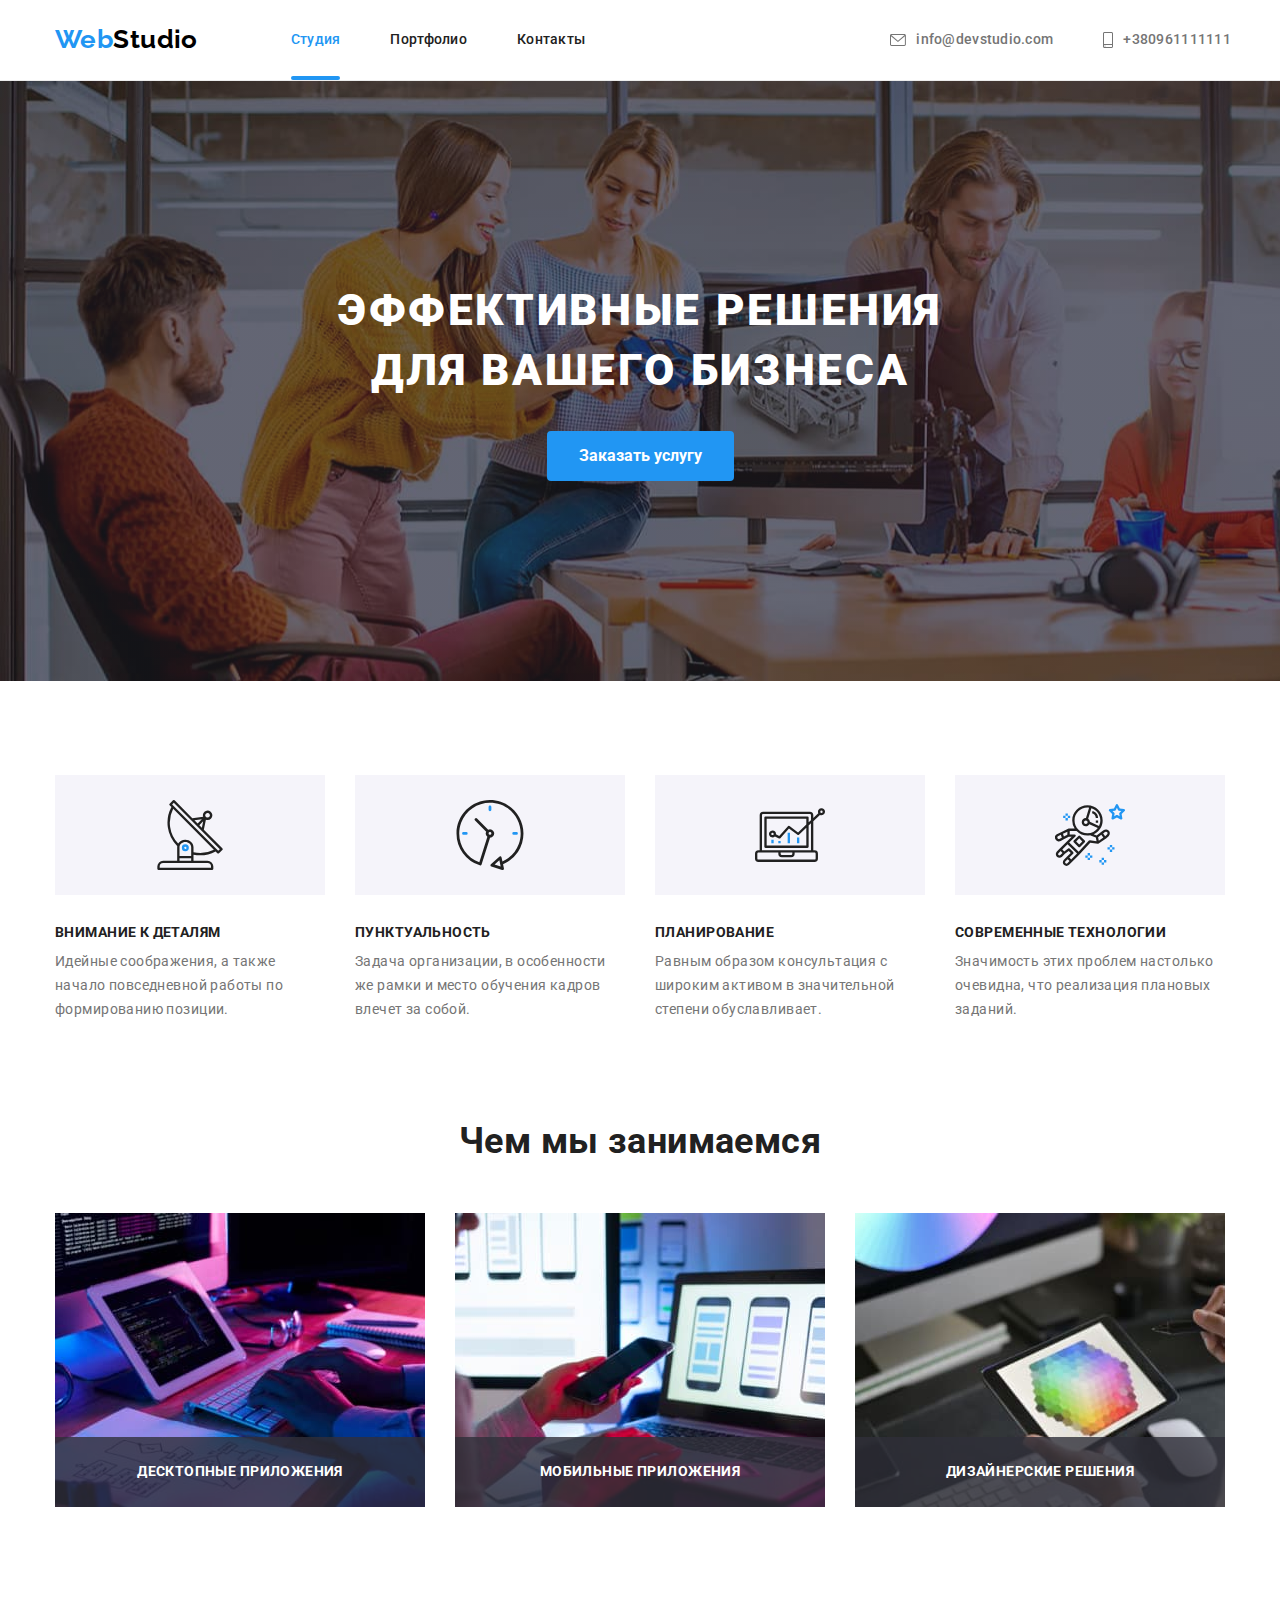
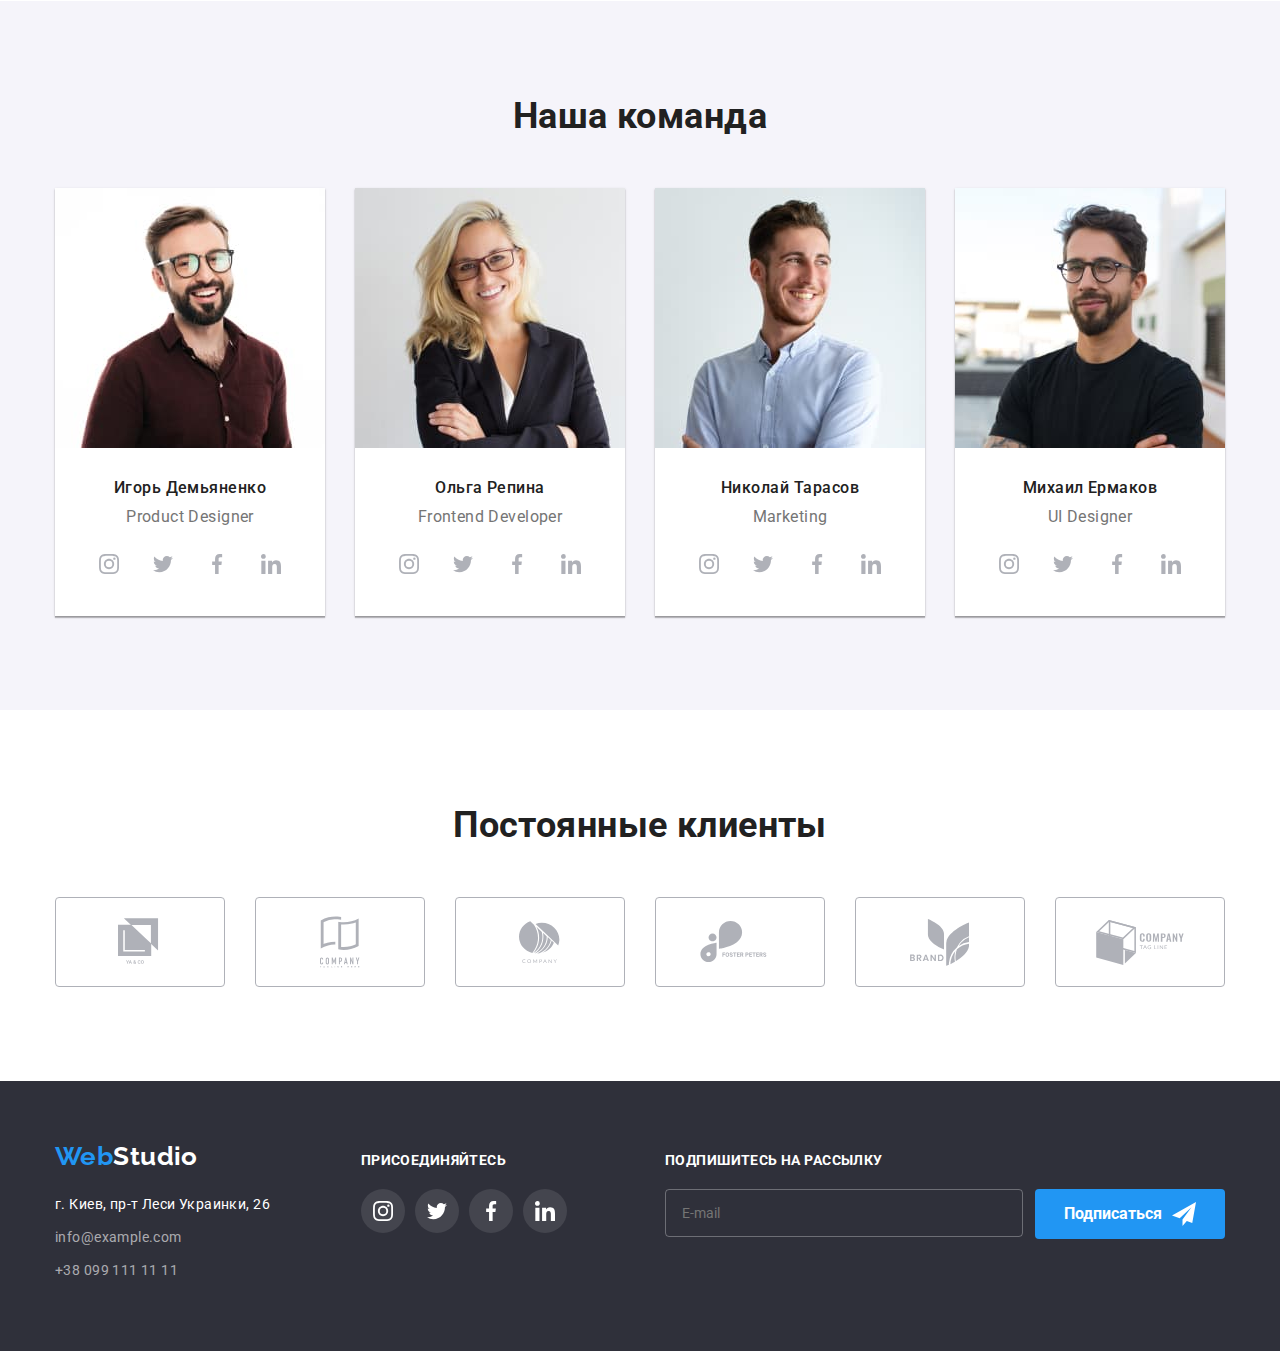
<file: index.html>
<!DOCTYPE html>
<html lang="ru">
    <head>
    <meta charset="UTF-8">
    <meta name="viewport" content="width=device-width, initial-scale = 1.0">
    <meta http-equiv="X-UA-Compatible" content="ie=edge">
    <link rel="stylesheet" href="https://cdnjs.cloudflare.com/ajax/libs/modern-normalize/1.0.0/modern-normalize.min.css" />
    <link rel="preconnect" href="https://fonts.gstatic.com">
    <link href="https://fonts.googleapis.com/css2?family=Raleway:wght@700&family=Roboto:wght@400;500;700;900&display=swap"
    rel="stylesheet">
    <link rel="stylesheet" href="./css/main.min.css" type="text/css">
    <title>Studio</title>
    </head>
    <body>
        <header class="header">
            <div class="container" style="display: flex;">
            <nav class="navigation">
            <a href="index.html" class="logo"><span class="logo__web-logo">Web</span>Studio</a>
            <ul class="navigation-list navigation-list--position">
                <li class="navigation-list__item"><a href="index.html" class="navigation__links hover-focus current">Студия</a></li>
                <li class="navigation-list__item"><a href="portfolio.html" class="navigation__links navigation__line hover-focus">Портфолио</a></li>
                <li class="navigation-list__item"><a href="cotacts.html" class="navigation__links navigation__line hover-focus">Контакты</a></li>
            </ul>

            <div class="header-contacts header-contacts--position">
                <a href="mailto:info@devstudio.com" class="header-contacts__mail hover-focus">
                <svg class="header-contacts__icon" width="16" height="12">
                <use href="./images/header-sprite.svg#icon-envelope" width="16" height="12" ></use>
                </svg>info@devstudio.com</a>
                <a href="tel:+380961111111" class="header-contacts__phone hover-focus">
                <svg class="header-contacts__icon" width="10" height="16">
                <use href="./images/header-sprite.svg#icon-smartphone"></use>
                </svg>+380961111111</a>
            </div>

            <button class="mobile-menu-button" data-menu-button>
                <svg class="focus-mobile-icons" width="40" height="40">
                    <use class="icon-mobile-menu" href="./images/header-sprite.svg#icon-mobile-menu"></use>
                    <use class="icon-mobile-menu-close" href="./images/header-sprite.svg#icon-menu-close"></use>
                </svg>
            </button>
            </nav>
        
            </div>
        </header> 
        
        <div class="mobile-menu" data-menu>
            <ul class="mobile-menu__nav-list">
                <li class="mobile-menu__nav-item"><a href="index.html" class="mobile-menu__nav-links hover-focus current-mobile">Студия</a></li>
                <li class="mobile-menu__nav-item"><a href="portfolio.html" class="mobile-menu__nav-links hover-focus">Портфолио</a></li>
                <li class="mobile-menu__nav-item"><a href="cotacts.html" class="mobile-menu__nav-links hover-focus">Контакты</a></li>
            </ul>
            <div class="mobile-menu__contacts">
                <ul class="mobile-menu__contacts-list">
                <li class="mobile-menu__contacts-item"><a href="tel:+380961111111" class="mobile-menu__phone hover-focus">+38 096 111 11 11</a></li>
                <li class="mobile-menu__contacts-item"><a href="mailto:info@devstudio.com" class="mobile-menu__mail hover-focus">info@devstudio.com</a></li></ul></div>
                <ul class="mobile-menu__social-list">
                    <li class="mobile-menu__social-item"><a class="mobile-menu__soc-link" href="">Instagram</a></li>
                    <li class="mobile-menu__social-item"><a class="mobile-menu__soc-link" href="">Twitter</a></li>
                    <li class="mobile-menu__social-item"><a class="mobile-menu__soc-link" href="">Facebook</a></li>
                    <li class="mobile-menu__social-item"><a class="mobile-menu__soc-link" href="">Linkedin</a></li>
                </ul>
        </div>
        <main>
            <section class="banner banner--position">
                <div class="container">
            
                    <h1 class="banner__heading">Эффективные решения для вашего бизнеса</h1>
                    <button type="button" class="banner__button button-styles" data-modal-open >Заказать услугу</button>
                </div>
            </section>
            <section class="our-qualities">
                <div class="container">
                <ul class="our-qualities-list grid">
                    <li class="our-qualities-list__item grid-item">
                        <div class="qualities-icon-block">
                        <svg class="icon" width="70" height="70">
                            <use href="./images/qualities-sprite.svg#icon-antenna"></use>
                        </svg></div><div class="our-qualities__description"><h3 class="our-qualities-list__heading">Внимание к деталям</h3><p class="our-qualities-list__description">Идейные соображения, а также начало повседневной работы по формированию позиции.</p></div></li>
                    <li class="our-qualities-list__item grid-item"><div class="qualities-icon-block">
                        <svg class="icon" width="70" height="70">
                            <use href="./images/qualities-sprite.svg#icon-clock"></use>
                        </svg></div><div class="our-qualities__description"><h3 class="our-qualities-list__heading">Пунктуальность</h3><p class="our-qualities-list__description">Задача организации, в особенности же рамки и место обучения кадров влечет за собой.</p></div></li>
                    <li class="our-qualities-list__item grid-item"><div class="qualities-icon-block">
                        <svg class="icon" width="70" height="70">
                            <use href="./images/qualities-sprite.svg#icon-diagram"></use>
                        </svg></div><div class="our-qualities__description"><h3 class="our-qualities-list__heading">Планирование</h3><p class="our-qualities-list__description">Равным образом консультация с широким активом в значительной степени обуславливает.</p></div></li>
                    <li class="our-qualities-list__item grid-item"><div class="qualities-icon-block">
                        <svg class="icon" width="70" height="70">
                            <use href="./images/qualities-sprite.svg#icon-astronaut"></use>
                        </svg></div><div class="our-qualities__description"><h3 class="our-qualities-list__heading">Современные технологии</h3><p class="our-qualities-list__description">Значимость этих проблем настолько очевидна, что реализация плановых заданий.</p></div></li>
                </ul>
            </div>
            </section> 
           <section class="our-work-section our-work-section--position">
                <div class="container">
                <h2 class="our-work-section__heading">Чем мы занимаемся</h2>
                <ul class="grid our-work-section__list">
                    <li class="grid-item our-work-section-list__item">
                     <picture>
                         <source srcset="./images/box/box1.jpg 1x, ./images/box/box1@2x.jpg 2x" media="(min-width:1200px)" type="image/jpeg">
                         <img src="./images/box1.jpg" alt="Человек пишет код" width="370">
                        </picture>
                    <div class="our-work-section-list-item__description"><h3>ДЕСКТОПНЫЕ ПРИЛОЖЕНИЯ</h3></div>
                </li>
                    <li class="grid-item our-work-section-list__item">
                        <picture>
                            <source srcset="./images/box/box2.jpg 1x, ./images/box/box2@2x.jpg 2x" media="(min-width:1200px)" type="image/jpeg">
                            <img src="./images/box2.jpg" alt="Макет приложения на телефон" width="370">
                        </picture>
                    <div class="our-work-section-list-item__description">
                        <h3>МОБИЛЬНЫЕ ПРИЛОЖЕНИЯ</h3>
                    </div></li>
                    <li class="grid-item our-work-section-list__item">
                        <picture>
                            <source srcset="./images/box/box3.jpg 1x, ./images/box/box3@2x.jpg 2x" media="(min-width:1200px)" type="image/jpeg">
                            <img src="./images/box3.jpg" alt="Цветовая палитра на планшете" width="370">
                        </picture>
                    <div class="our-work-section-list-item__description">
                        <h3>ДИЗАЙНЕРСКИЕ РЕШЕНИЯ</h3>
                    </div></li>
                </ul>
            </div>
            </section> 
            <section class="our-team-section our-team-section--position">
                <div class="container">
                <h2 class="our-team-section__heading">Наша команда</h2>
                <ul class="grid our-team-list">
                <li class="grid-item our-team__list-item">
                    <picture>
                        <source srcset="./images/team/desktop/i.d.desktop.jpg 1x, ./images/team/desktop/i.d.desktop@2x.jpg 2x" media="(min-width:1200px)" type="image/jpeg">
                        <source srcset="./images/team/tablet/i.d.tablet.jpg 1x, ./images/team/tablet/i.d.tablet@2x.jpg 2x" media="(min-width:768px)" type="image/jpeg">
                        <source srcset="./images/team/mobile/i.d.mobile.jpg 1x, ./images/team/mobile/i.d.mobile@2x.jpg 2x" media="(max-width:767px)" type="image/jpeg">
                        <img src="./images/team/desktop/i.d.desktop.jpg" alt="Игорь Демьяненко,Product Designer" width="450" class="our-team__image">
                    </picture>
                <div class="our-team__description"><h3 class="our-team__name">Игорь Демьяненко</h3>
                <p class="our-team__duty">Product Designer</p>
                <ul class="our-team__icon-list our-team__icon-list--position">
                <li class="our-team__icon-item">
                    <a href="" class="our-team__icon-link">
                    <svg width="20" height="20" class="our-team__social-icon">
                    <use href="./images/social-sprite.svg#icon-instagram"></use>
                </svg></a></li>
                <li class="our-team__icon-item">
                    <a href="" class="our-team__icon-link">
                        <svg width="20" height="20" class="our-team__social-icon">
                            <use href="./images/social-sprite.svg#icon-twitter"></use>
                        </svg></a>
                </li>
                <li class="our-team__icon-item">
                    <a href="" class="our-team__icon-link">
                        <svg width="20" height="20" class="our-team__social-icon">
                            <use href="./images/social-sprite.svg#icon-facebook"></use>
                        </svg></a>
                </li>
                <li class="our-team__icon-item">
                    <a href="" class="our-team__icon-link">
                        <svg width="20" height="20" class="our-team__social-icon">
                            <use href="./images/social-sprite.svg#icon-linkedin"></use>
                        </svg></a>
                </li>
                </ul>
            </div>
                </li>
                <li class="grid-item our-team__list-item">
                    <picture>
                        <source srcset="./images/team/desktop/o.r.desktop.jpg 1x, ./images/team/desktop/o.r.desktop@2x.jpg 2x" media="(min-width:1200px)" type="image/jpeg">
                        <source srcset="./images/team/tablet/o.r.tablet.jpg 1x, ./images/team/tablet/o.r.tablet@2x.jpg 2x" media="(min-width:768px)" type="image/jpeg">
                        <source srcset="./images/team/mobile/o.r.mobile.jpg 1x, ./images/team/mobile/o.r.mobile@2x.jpg 2x" media="(max-width:767px)" type="image/jpeg">
                        <img src="./images/team/desktop/o.r.desktop.jpg" alt="Ольга Репина,Frontend Developer" width="450" class="our-team__image">
                    </picture>
                <div class="our-team__description"><h3 class="our-team__name">Ольга Репина</h3>
                <p class="our-team__duty">Frontend Developer</p>
            <ul class="our-team__icon-list our-team__icon-list--position">
                <li class="our-team__icon-item">
                    <a href="" class="our-team__icon-link">
                        <svg width="20" height="20" class="our-team__social-icon">
                            <use href="./images/social-sprite.svg#icon-instagram"></use>
                        </svg></a>
                </li>
                <li class="our-team__icon-item">
                    <a href="" class="our-team__icon-link">
                        <svg width="20" height="20" class="our-team__social-icon">
                            <use href="./images/social-sprite.svg#icon-twitter"></use>
                        </svg></a>
                </li>
                <li class="our-team__icon-item">
                    <a href="" class="our-team__icon-link">
                        <svg width="20" height="20" class="our-team__social-icon">
                            <use href="./images/social-sprite.svg#icon-facebook"></use>
                        </svg></a>
                </li>
                <li class="our-team__icon-item">
                    <a href="" class="our-team__icon-link">
                        <svg width="20" height="20" class="our-team__social-icon">
                            <use href="./images/social-sprite.svg#icon-linkedin"></use>
                        </svg></a>
                </li>
            </ul>
            </div>
            </li>
                <li class="grid-item our-team__list-item">
                    <picture>
                        <source srcset="./images/team/desktop/n.t.desktop.jpg 1x, ./images/team/desktop/n.t.desktop@2x.jpg 2x" media="(min-width:1200px)" type="image/jpeg">
                        <source srcset="./images/team/tablet/n.t.tablet.jpg 1x, ./images/team/tablet/n.t.tablet@2x.jpg 2x" media="(min-width:768px)" type="image/jpeg">
                        <source srcset="./images/team/mobile/n.t.mobile.jpg 1x, ./images/team/mobile/n.t.mobile@2x.jpg 2x" media="(max-width:767px)" type="image/jpeg">
                        <img src= "./images/team/desktop/n.t.desktop.jpg" alt="Николай Тарасов,Marketing" width="450" class="our-team__image">
                    </picture>
                <div class="our-team__description"><h3 class="our-team__name">Николай Тарасов</h3>
                <p class="our-team__duty">Marketing</p>
            <ul class="our-team__icon-list our-team__icon-list--position">
                <li class="our-team__icon-item">
                    <a href="" class="our-team__icon-link">
                        <svg width="20" height="20" class="our-team__social-icon">
                            <use href="./images/social-sprite.svg#icon-instagram"></use>
                        </svg></a>
                </li>
                <li class="our-team__icon-item">
                    <a href="" class="our-team__icon-link">
                        <svg width="20" height="20" class="our-team__social-icon">
                            <use href="./images/social-sprite.svg#icon-twitter"></use>
                        </svg></a>
                </li>
                <li class="our-team__icon-item">
                    <a href="" class="our-team__icon-link">
                        <svg width="20" height="20" class="our-team__social-icon">
                            <use href="./images/social-sprite.svg#icon-facebook"></use>
                        </svg></a>
                </li>
                <li class="our-team__icon-item">
                    <a href="" class="our-team__icon-link">
                        <svg width="20" height="20" class="our-team__social-icon">
                            <use href="./images/social-sprite.svg#icon-linkedin"></use>
                        </svg></a>
                </li>
            </ul>
            </div>
            </li>
                <li class="grid-item our-team__list-item">
                    <picture>
                        <source srcset="./images/team/desktop/m.e.desktop.jpg 1x, ./images/team/desktop/m.e.desktop@2x.jpg 2x" media="(min-width:1200px)" type="image/jpeg">
                        <source srcset="./images/team/tablet/m.e.tablet.jpg 1x, ./images/team/tablet/m.e.tablet@2x.jpg 2x" media="(min-width:768px)" type="image/jpeg">
                        <source srcset="./images/team/mobile/m.e.mobile.jpg 1x, ./images/team/mobile/m.e.mobile@2x.jpg 2x" media="(max-width:767px)" type="image/jpeg">
                        <img src="./images/team/desktop/m.e.desktop.jpg" alt="Михаил Ермаков,UI Designer" width="450" class="our-team__image">
                    </picture>
                <div class="our-team__description"><h3 class="our-team__name">Михаил Ермаков</h3>
                <p class="our-team__duty">UI Designer</p>
            <ul class="our-team__icon-list our-team__icon-list--position">
                <li class="our-team__icon-item">
                    <a href="" class="our-team__icon-link">
                        <svg width="20" height="20" class="our-team__social-icon">
                            <use href="./images/social-sprite.svg#icon-instagram"></use>
                        </svg></a>
                </li>
                <li class="our-team__icon-item">
                    <a href="" class="our-team__icon-link">
                        <svg width="20" height="20" class="our-team__social-icon">
                            <use href="./images/social-sprite.svg#icon-twitter"></use>
                        </svg></a>
                </li>
                <li class="our-team__icon-item">
                    <a href="" class="our-team__icon-link">
                        <svg width="20" height="20" class="our-team__social-icon">
                            <use href="./images/social-sprite.svg#icon-facebook"></use>
                        </svg></a>
                </li>
                <li class="our-team__icon-item">
                    <a href="" class="our-team__icon-link">
                        <svg width="20" height="20" class="our-team__social-icon">
                            <use href="./images/social-sprite.svg#icon-linkedin"></use>
                        </svg></a>
                </li>
            </ul>
            </div>
            </li>
                </ul>
                </div>
            </section>
            <section>
                <div class="container">
                <div class="our-clients">
                    <h2 class="our-clients__heading">Постоянные клиенты</h2>
                    <ul class="our-clients__list grid">
                    <li class="clients-list__item grid-item"><a href="" class="clients-list-item__logo-link"><svg class="clients-list-item__logo" width="44.27" height="49.23">
                    <use href="./images/logo-sprite.svg#icon-logo1"></use></svg></a></li>
                    <li class="clients-list__item grid-item"><a href="" class="clients-list-item__logo-link"><svg class="clients-list-item__logo" width="40" height="52">
                    <use href="./images/logo-sprite.svg#icon-logo2"></use></svg></a></li>
                    <li class="clients-list__item grid-item"><a href="" class="clients-list-item__logo-link"><svg class="clients-list-item__logo" width="41" height="42.6">
                    <use href="./images/logo-sprite.svg#icon-logo3"></use></svg></a></li>
                    <li class="clients-list__item grid-item"><a href="" class="clients-list-item__logo-link"><svg class="clients-list-item__logo" width="79.66" height="42.02">
                    <use href="./images/logo-sprite.svg#icon-logo4"></use></svg></a></li>
                    <li class="clients-list__item grid-item"><a href="" class="clients-list-item__logo-link"><svg class="clients-list-item__logo" width="59" height="47">
                    <use href="./images/logo-sprite.svg#icon-logo5"></use></svg></a></li>
                    <li class="clients-list__item grid-item"><a href="" class="clients-list-item__logo-link"><svg class="clients-list-item__logo" width="88.48" height="45.44">
                    <use href="./images/logo-sprite.svg#icon-logo6"></use></svg></a></li>
                    </ul>
                </div>
                </div>
            </section>
        </main>
        <footer class="footer">
            <div class="container">
                <div class="footer__flex-box">
                <div class="footer__information footer_information--position">
            <a href="index.html" class="footer__logo logo"><span class="logo__web-logo">Web</span>Studio</a>
            <address class="footer__address">
                <p class="footer__exact-address">г. Киев, пр-т Леси Украинки, 26</p>
                <ul class="footer__list">
                <li class="footer__list-item"><a href="mailto:info@example.com" class="footer__mail hover-focus">info@example.com</a></li>
                <li class="footer__list-item"><a href="tel:+380991111111" class="footer__phone hover-focus">+38 099 111 11 11</a></li>
                </ul>
            </address>
            </div>
            <div class="social-icons-footer social-icons-footer--position">
                <h3 class="social-icons-footer__heading">ПРИСОЕДИНЯЙТЕСЬ</h3>
                <ul class="social-icons-footer__list">
                    <li class="social-icons-footer-list__item">
                        <a href="" class="social-icon-footer__link">
                            <svg width="20" height="20" class="social-footer-icon">
                                <use href="./images/social-sprite.svg#icon-instagram"></use>
                            </svg></a>
                    </li>
                    <li class="social-icons-footer-list__item">
                        <a href="" class="social-icon-footer__link">
                            <svg width="20" height="20" class="social-footer-icon">
                                <use href="./images/social-sprite.svg#icon-twitter"></use>
                            </svg></a>
                    </li>
                    <li class="social-icons-footer-list__item">
                        <a href="" class="social-icon-footer__link">
                            <svg width="20" height="20" class="social-footer-icon">
                                <use href="./images/social-sprite.svg#icon-facebook"></use>
                            </svg></a>
                    </li>
                    <li class="social-icons-footer-list__item">
                        <a href="" class="social-icon-footer__link">
                            <svg width="20" height="20" class="social-footer-icon">
                                <use href="./images/social-sprite.svg#icon-linkedin"></use>
                            </svg></a>
                    </li>
                </ul>
            </div>
            <div class="follow-us follow-us--position">
                <h3 class="follow-us__heading">ПОДПИШИТЕСЬ НА РАССЫЛКУ</h3>
                <div class="follow-us__form">
                <form>
                    <label>
                        <input class="follow-us__mailing" name="subscribe-on-mailing" placeholder="E-mail" type="email">
                    </label>
                </form>
                <button class="follow-us__button button-styles" type="button">
                    <span class="follow-us__button-text">Подписаться</span><svg width="24" height="24" class="follow-us__icon">
                        <use href="./images/form-sprite.svg#icon-send"></use>
                    </svg>
                </button></div>
            </div>
            </div>
            </div>
        </footer> 
        <div class="backdrop is-hidden" data-modal >
            <div class="modal">
                <button class="modal__btn-close" type="button" data-modal-close ><svg width="18" height="18" class="modal__close-icon">
                    <use href="./images/modal-sprite.svg#icon-close-modal"></use>
                </svg></button>
                <h3 class="modal__heading">Оставьте свои данные, мы вам перезвоним</h3>
                <div class="modal__form">
                <form>
                    <ul class="modal__list">
                    <li class="modal__list-item">
                        <label  class="modal__name"><span class="inputs-label">Имя</span>
                        <span class="modal__name-input  modal__icons-hover">
                        <svg class="modal__icon-person modal__icon-position" width="18" height="18">
                            <use href="./images/form-sprite.svg#icon-person-black"></use>
                        </svg>
                        <input type="text" class="modal__inputs--styles" name="your-name"></span>
                    </label>
                        </li>
                        <li class="modal__list-item"><label  class="modal__number">
                        <span class="inputs-label">Телефон</span></label>
                        <span class="modal__number-input  modal__icons-hover">
                        <svg class="modal__icon-phone modal__icon-position" width="18" height="18">
                            <use href="./images/form-sprite.svg#icon-phone-black"></use>
                        </svg>
                        <input type="tel" class="modal__inputs--styles" name="your-mobile-number"></span>
                        </li>
                        <li class="modal__list-item">
                            <label ><span class="inputs-label">Почта</span></label>
                            <span class="modal__email-input  modal__icons-hover">
                        <svg class="modal__icon-email modal__icon-position" width="18" height="18">
                            <use href="./images/form-sprite.svg#icon-email-black"></use>
                        </svg>
                        <input type="email" class="email modal__inputs--styles" name="your-email"></span>
                    </li>
                    <li class="modal__list-item"><label class="comment">
                        <span class="inputs-label">Комментарий</span>
                        <textarea class="modal__textarea" rows="8"  placeholder="Введите текст"></textarea>
                    </label></li>
                    </ul>
                    <div class="modal__checkbox-block">
                        <label class="modal__check">
                            <input type="checkbox" name="checkbox" class="check__input visually-hidden" autofocus required>
                            <span class="modal__custom-checkbox"><svg class="check__icon-check" width="16" height="15">
                                    <use href="./images/form-sprite.svg#icon-check"></use>
                                </svg>
                                <span class="modal__checkbox"></span></span>
                            <span class="check__text">Соглашаюсь с рассылкой и принимаю <a href="" class="check__agreemnet-link">Условия
                                    договора</a></span>
                        </label>
                    </div>
                <div class="modal__button-flex"><input type="button" value="Отправить" name="submit" class="modal__button button-styles"></div>
                </form>
            </div>
            </div>
        </div>
        <script src="./js/modal.js"></script>
        <script src="./js/mobile_menu.js"></script>
    </body>
</html>
</file>
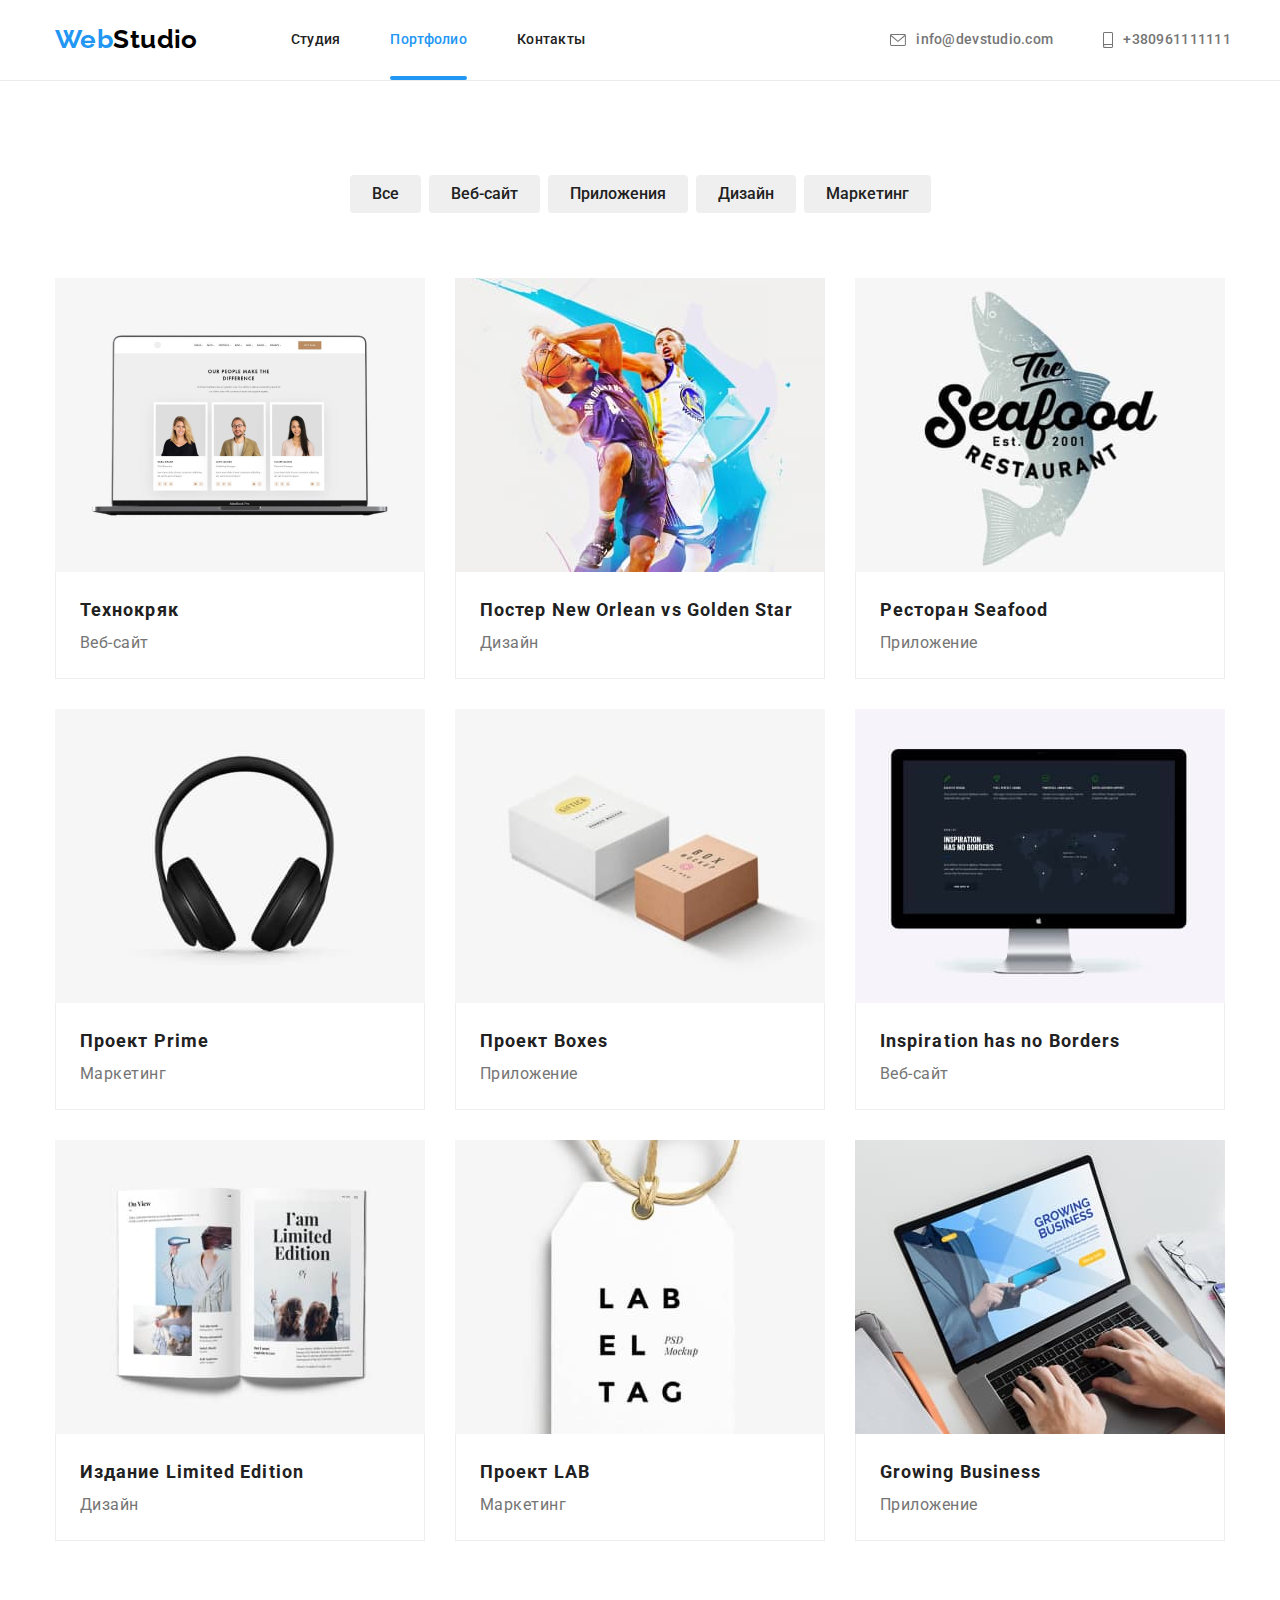
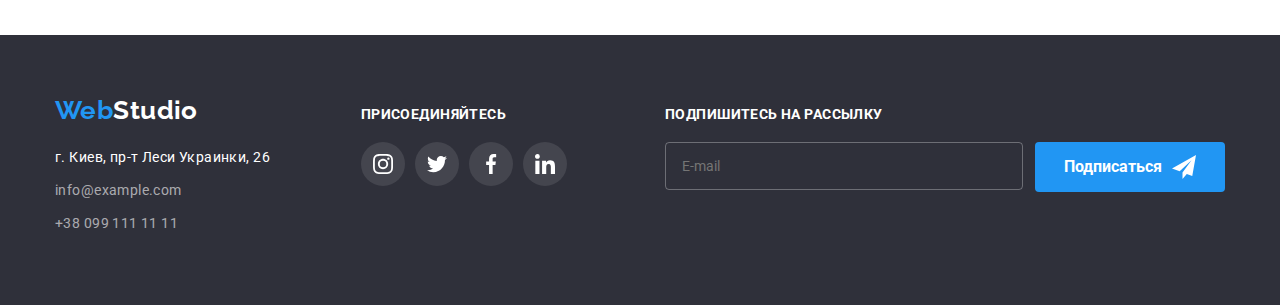
<file: portfolio.html>
<!DOCTYPE html>
<html lang="ru">
<head>
    <meta charset="UTF-8">
    <meta name="viewport" content="width=device-width, initial-scale = 1.0">
    <meta http-equiv="X-UA-Compatible" content="ie=edge">
    <title>Portfolio</title>
    <link rel="stylesheet" href="https://cdnjs.cloudflare.com/ajax/libs/modern-normalize/1.0.0/modern-normalize.min.css" />
    <link rel="preconnect" href="https://fonts.gstatic.com">
    <link href="https://fonts.googleapis.com/css2?family=Raleway:wght@700&family=Roboto:wght@400;500;700;900&display=swap"
        rel="stylesheet">
        <link rel="stylesheet" href="./css/main.min.css" type="text/css">
</head>
<body>
    <header class="header">
        <div class="container" style="display: flex;">
        <nav class="navigation">
        <a href="index.html" class="logo"><span class="logo__web-logo">Web</span>Studio</a>

        <button class="mobile-menu-button" data-menu-button>
            <svg class="focus-mobile-icons" width="40" height="40">
                <use class="icon-mobile-menu" href="./images/header-sprite.svg#icon-mobile-menu"></use>
                <use class="icon-mobile-menu-close" href="./images/header-sprite.svg#icon-menu-close"></use>
            </svg>
        </button>

        <ul class="navigation-list navigation-list--position">
            <li class="navigation-list__item"><a href="index.html" class="navigation__links navigation__line hover-focus">Студия</a></li>
            <li class="navigation-list__item"><a href="portfolio.html" class="navigation__links hover-focus current">Портфолио</a></li>
            <li class="navigation-list__item"><a href="cotacts.html" class="navigation__links navigation__line hover-focus">Контакты</a></li>
        </ul>

        
        </nav>
    <div class="header-contacts header-contacts--position">
        <a href="mailto:info@devstudio.com" class="header-contacts__mail hover-focus">
        <svg class="header-contacts__icon" width="16" height="12">
        <use href="./images/header-sprite.svg#icon-envelope" width="16" height="12" ></use>
        </svg>info@devstudio.com</a>
        <a href="tel:+380961111111" class="header-contacts__phone hover-focus">
        <svg class="header-contacts__icon" width="10" height="16">
        <use href="./images/header-sprite.svg#icon-smartphone"></use>
        </svg>+380961111111</a>
    </div>
</div>
    </header> 

    <div class="mobile-menu" data-menu>
        <ul class="mobile-menu__nav-list">
            <li class="mobile-menu__nav-item"><a href="index.html"
                    class="mobile-menu__nav-links hover-focus ">Студия</a></li>
            <li class="mobile-menu__nav-item"><a href="portfolio.html"
                    class="mobile-menu__nav-links hover-focus current-mobile">Портфолио</a></li>
            <li class="mobile-menu__nav-item"><a href="cotacts.html" class="mobile-menu__nav-links hover-focus">Контакты</a>
            </li>
        </ul>
        <div class="mobile-menu__contacts">
            <ul class="mobile-menu__contacts-list">
                <li class="mobile-menu__contacts-item"><a href="tel:+380961111111"
                        class="mobile-menu__phone hover-focus">+38 096 111 11 11</a></li>
                <li class="mobile-menu__contacts-item"><a href="mailto:info@devstudio.com"
                        class="mobile-menu__mail hover-focus">info@devstudio.com</a></li>
            </ul>
        </div>
        <ul class="mobile-menu__social-list">
            <li class="mobile-menu__social-item"><a class="mobile-menu__soc-link" href="">Instagram</a></li>
            <li class="mobile-menu__social-item"><a class="mobile-menu__soc-link" href="">Twitter</a></li>
            <li class="mobile-menu__social-item"><a class="mobile-menu__soc-link" href="">Facebook</a></li>
            <li class="mobile-menu__social-item"><a class="mobile-menu__soc-link" href="">Linkedin</a></li>
        </ul>
    </div> 
    <main>
        <section class="main-content">
            <div class="container">
                <ul class="main-content__list">
                <li class="main-content__item"><button type="button" class="main-content__button">Все</button></li>
                <li class="main-content__item"><button type="button" class="main-content__button">Веб-сайт</button></li>
                <li class="main-content__item"><button type="button" class="main-content__button">Приложения</button></li>
                <li class="main-content__item"><button type="button" class="main-content__button">Дизайн</button></li>
                <li class="main-content__item"><button type="button" class="main-content__button">Маркетинг</button></li>
            </ul>
            <ul class="projects list">
                
                <li class="item  projects__item ">
            
                    <a class="projects__link" href="">
            
                        <div class="progects__overlay">
                            <picture>
                                <source
                                    srcset="./images/desctop/portfolio/tehnokryak_img.jpg 1x, ./images/desctop/portfolio/./images/desctop/portfolio/tehnokryak_img@2x.jpg 2x"
                                    media="(min-width: 1200px)" />
                                    <source srcset="./images/tablets/portfolio/tehnokryak_img.jpg 1x, ./images/tablets/portfolio/tehnokryak_img@2x.jpg 2x"
                                        media="(min-width: 768px)" />
                                <source srcset="./images/mobile/portfolio/tehnokryak_img.jpg 1x, ./images/mobile/portfolio/tehnokryak_img@2x.jpg 2x " media="(max-width: 767px)" />
                                
                               
                                <img class="progects__img" src="./images/Tehnokryak.jpg" alt="Фоторографи людей з подисями их профессий"
                                    max-width="450" >
                            </picture>
                            
            
                            <div class="overlay">
            
                                <p class="projects__overlay-text">
        
                                    Технокряк это современная площадка распространения коронавируса.
                                    Компании используют эту платформу для цифрового
                                    шпионажа и атак на защищённые сервера конкурентов.
        
                                </p>
             
                            </div>

                        </div>
            
                        <div class="name-progects">
            
                            <h2 class="name-progects__title">Технокряк</h2>
            
                            <p class="name-progects__text">Веб-сайт</p>
            
                        </div>
                    </a>
                </li>
            
                <li class="item projects__item">
            
                    <a class="projects__link" href="">
            
                        <div class="progects__overlay">

                            <picture>
                                <source
                                    srcset="./images/desctop/portfolio/star_img.jpg 1x, ./images/desctop/portfolio/./images/desctop/portfolio/star_img@2x.jpg 2x"
                                    media="(min-width: 1200px)" />
                                <source srcset="./images/tablets/portfolio/star_img.jpg 1x, ./images/tablets/portfolio/star_img@2x.jpg 2x"
                                    media="(min-width: 768px)" />
                                <source srcset="./images/mobile/portfolio/star_img.jpg 1x, ./images/mobile/portfolio/star_img@2x.jpg 2x "
                                    media="(max-width: 767px)" />
                                <img class="progects__img" src="./images/star.jpg" alt="Два баскетболиста в прыжке, один блокрует бросок второго"
                                    max-width="450">
                            </picture>
                                
                
                            <div class="overlay">
            
                                    <p class="projects__overlay-text">
            
                                        Технокряк это современная площадка распространения коронавируса.
                                        Компании используют эту платформу для цифрового
                                        шпионажа и атак на защищённые сервера конкурентов.
            
                                    </p>
            
                            </div>
            
                        </div>
            
            
            
                        <div class="name-progects">
            
                            <h2 class="name-progects__title">Постер New Orlean vs Golden Star</h2>
            
                            <p class="name-progects__text">Дизайн</p>
            
                        </div>
            
            
                    </a>
            
            
                </li>
            
                <li class="item projects__item">
            
                    <a class="projects__link" href="">
            
                        <div class="progects__overlay">
                            <picture>
                                <source srcset="./images/desctop/portfolio/seafood_img.jpg 1x, ./images/desctop/portfolio/seafood_img@2x.jpg 2x"
                                    media="(min-width: 1200px)" />
                                <source srcset="./images/tablets/portfolio/seafood_img.jpg 1x, ./images/tablets/portfolio/seafood_img@2x.jpg 2x"
                                    media="(min-width: 768px)" />
                                <source srcset="./images/mobile/portfolio/seafood_img.jpg 1x, ./images/mobile/portfolio/seafood_img@2x.jpg 2x"
                                    media="(max-width: 767px)" />
                                <img class="progects__img" src="./images/seafood.jpg" alt="Вригивающая форель и название ресторна " max-width="450">
                            </picture>
                           
            
                            <div class="overlay">
            
                                <p class="projects__overlay-text">
        
                                    Технокряк это современная площадка распространения коронавируса.
                                    Компании используют эту платформу для цифрового
                                    шпионажа и атак на защищённые сервера конкурентов.
        
                                </p>

                            </div>
            
                        </div>
            
            
                        <div class="name-progects">
            
                            <h2 class="name-progects__title">Ресторан Seafood</h2>
            
                            <p class="name-progects__text">Приложение</p>
            
                        </div>
            
            
            
                    </a>
            
            
            
                </li>
            
                <li class="item projects__item">
            
                    <a class="projects__link" href="">
            
                        <div class="progects__overlay">
                            <picture>
                                <source
                                    srcset="./images/desctop/portfolio/prime_img.jpg 1x, ./images/desctop/portfolio/./images/desctop/portfolio/prime_img@2x.jpg 2x"
                                    media="(min-width: 1200px)" />
                                <source srcset="./images/tablets/portfolio/prime_img.jpg 1x, ./images/tablets/portfolio/prime_img@2x.jpg 2x"
                                    media="(min-width: 768px)" />
                                <source srcset="./images/mobile/portfolio/prime_img.jpg 1x, ./images/mobile/portfolio/prime_img@2x.jpg 2x "
                                    media="(max-width: 767px)" />
                                <img class="progects__img" src="./images/prime.jpg" alt="Наушнки" max-width="450">
                            </picture>
                            
            
                            <div class="overlay">
            
                                <p class="projects__overlay-text">
        
                                    Технокряк это современная площадка распространения коронавируса.
                                    Компании используют эту платформу для цифрового
                                    шпионажа и атак на защищённые сервера конкурентов.
        
                                </p>
        
                            </div>
            
                        </div>
            
                        <div class="name-progects">
            
                            <h2 class="name-progects__title">Проект Prime</h2>
            
                            <p class="name-progects__text">Маркетинг</p>
            
                        </div>
            
                    </a>
            
            
            
                </li>
            
                <li class="item projects__item">
            
                    <a class="projects__link" href="">
            
                        <div class="progects__overlay">
                            <picture>
                                <source
                                    srcset="./images/desctop/portfolio/boxes_img.jpg 1x, ./images/desctop/portfolio/./images/desctop/portfolio/boxes_img@2x.jpg 2x"
                                    media="(min-width: 1200px)" />
                                <source srcset="./images/tablets/portfolio/boxes_img.jpg 1x, ./images/tablets/portfolio/boxes_img@2x.jpg 2x"
                                    media="(min-width: 768px)" />
                                <source srcset="./images/mobile/portfolio/boxes_img.jpg 1x, ./images/mobile/portfolio/boxes_img@2x.jpg 2x "
                                    media="(max-width: 767px)" />
                                <img class="progects__img" src="./images/boxes.jpg" alt="две коробочки, серая  и светлокоричневая" max-width="450">
                            </picture>
                            
            
                            <div class="overlay">
            
            
                                <p class="projects__overlay-text">
        
                                    Технокряк это современная площадка распространения коронавируса.
                                    Компании используют эту платформу для цифрового
                                    шпионажа и атак на защищённые сервера конкурентов.
        
                                </p>
                           
            
                            </div>
            
                        </div>
            
                        <div class="name-progects">
            
                            <h2 class="name-progects__title">Проект Boxes</h2>
            
                            <p class="name-progects__text">Приложение</p>
            
                        </div>
            
            
                    </a>
            
            
            
                </li>
            
                <li class="item projects__item">
            
                    <a class="projects__link" href="">
            
                        <div class="progects__overlay">
                            <picture>
                                <source
                                    srcset="./images/desctop/portfolio/borders_img.jpg 1x, ./images/desctop/portfolio/./images/desctop/portfolio/borders_img@2x.jpg 2x"
                                    media="(min-width: 1200px)" />
                                <source srcset="./images/tablets/portfolio/borders_img.jpg 1x, ./images/tablets/portfolio/borders_img@2x.jpg 2x"
                                    media="(min-width: 768px)" />
                                <source srcset="./images/mobile/portfolio/borders_img.jpg 1x, ./images/mobile/portfolio/borders_img@2x.jpg 2x "
                                    media="(max-width: 767px)" />
                                <img class="progects__img" src="./images/borders.jpg"
                                    alt="Доска с картой мира на темном  фоне и списоком предлогаемых услуг" max-width="450">
                            </picture>
                            
            
                            <div class="overlay">
                                                
                                    <p class="projects__overlay-text">
            
                                        Технокряк это современная площадка распространения коронавируса.
                                        Компании используют эту платформу для цифрового
                                        шпионажа и атак на защищённые сервера конкурентов.
            
                                    </p>

                            </div>
            
                        </div>
            
                        <div class="name-progects">
            
                            <h2 class="name-progects__title">Inspiration has no Borders</h2>
            
                            <p class="name-progects__text">Веб-сайт</p>
            
                        </div>
            
                    </a>
            
            
            
                </li>
            
                <li class="item projects__item">
            
                    <a class="projects__link" href="">
            
                        <div class="progects__overlay">
                            <picture>
                                <source
                                    srcset="./images/desctop/portfolio/limited_img.jpg 1x, ./images/desctop/portfolio/./images/desctop/portfolio/limited_img@2x.jpg 2x"
                                    media="(min-width: 1200px)" />
                                <source srcset="./images/tablets/portfolio/limited_img.jpg 1x, ./images/tablets/portfolio/limited_img@2x.jpg 2x"
                                    media="(min-width: 768px)" />
                                <source srcset="./images/mobile/portfolio/limited_img.jpg 1x, ./images/mobile/portfolio/limited_img@2x.jpg 2x "
                                    media="(max-width: 767px)" />
                                <img class="progects__img" src="./images/limited.jpg"
                                    alt="Развернутый журнал с изображениями женщин с разним предметами" max-width="450">
                            </picture>
            
                            
            
                            <div class="overlay">
            
                                    <p class="projects__overlay-text">
            
                                        Технокряк это современная площадка распространения коронавируса.
                                        Компании используют эту платформу для цифрового
                                        шпионажа и атак на защищённые сервера конкурентов.
            
                                    </p>
            
                            </div>
            
                        </div>
            
                        <div class="name-progects">
            
                            <h2 class="name-progects__title">Издание Limited Edition</h2>
            
                            <p class="name-progects__text">Дизайн</p>
            
                        </div>
            
                    </a>
            
            
                </li>
            
                <li class="item projects__item">
            
                    <a class="projects__link" href="">
            
                        <div class="progects__overlay">
                            <picture>
                                <source
                                    srcset="./images/desctop/portfolio/lab_img.jpg 1x, ./images/desctop/portfolio/./images/desctop/portfolio/lab_img@2x.jpg 2x"
                                    media="(min-width: 1200px)" />
                                <source srcset="./images/tablets/portfolio/lab_img.jpg 1x, ./images/tablets/portfolio/lab_img@2x.jpg 2x"
                                    media="(min-width: 768px)" />
                                <source srcset="./images/mobile/portfolio/lab_img.jpg 1x, ./images/mobile/portfolio/lab_img@2x.jpg 2x "
                                    media="(max-width: 767px)" />
                                <img class="progects__img" src="./images/lab.jpg" alt="Этикетка з надисями  LAB EL TAG" max-width="450">
                            </picture>
                          
            
                            <div class="overlay">
                 
                                    <p class="projects__overlay-text">
            
                                        Технокряк это современная площадка распространения коронавируса.
                                        Компании используют эту платформу для цифрового
                                        шпионажа и атак на защищённые сервера конкурентов.
            
                                    </p>
                                                               
                            </div>
            
                        </div>
            
                        <div class="name-progects">
            
                            <h2 class="name-progects__title">Проект LAB</h2>
            
                            <p class="name-progects__text">Маркетинг</p>
            
                        </div>
            
            
                    </a>
            
                </li>
            
                <li class="item projects__item">
            
                    <a class="projects__link" href="">
            
                        <div class="progects__overlay">
                            <picture>
                                <source
                                    srcset="./images/desctop/portfolio/business_img.jpg 1x, ./images/desctop/portfolio/./images/desctop/portfolio/business_img@2x.jpg 2x"
                                    media="(min-width: 1200px)" />
                                <source srcset="./images/tablets/portfolio/business_img.jpg 1x, ./images/tablets/portfolio/business_img@2x.jpg 2x"
                                    media="(min-width: 768px)" />
                                <source srcset="./images/mobile/portfolio/business_img.jpg 1x, ./images/mobile/portfolio/business_img@2x.jpg 2x "
                                    media="(max-width: 767px)" />
                                <img class="progects__img" src="./images/business.jpg" alt="Ноутбук заставкой  странички сайта" max-width="450">
                            </picture>
                            
            
                            <div class="overlay">
            
                                
                                <p class="projects__overlay-text">
        
                                    Технокряк это современная площадка распространения коронавируса.
                                    Компании используют эту платформу для цифрового
                                    шпионажа и атак на защищённые сервера конкурентов.
        
                                </p>
            
                                            
                            </div>
            
                        </div>
            
                        <div class="name-progects">
            
                            <h2 class="name-progects__title">Growing Business</h2>
            
                            <p class="name-progects__text">Приложение</p>
            
                        </div>
            
            
            
                    </a>
            
                </li>
            
            </ul>
            </div>
        </section>
        
    </main> 
    <footer class="footer">
        <div class="container">
            <div class="footer__flex-box">
                <div class="footer__information footer_information--position">
                    <a href="index.html" class="footer__logo logo"><span class="logo__web-logo">Web</span>Studio</a>
                    <address class="footer__address">
                        <p class="footer__exact-address">г. Киев, пр-т Леси Украинки, 26</p>
                        <ul class="footer__list">
                            <li class="footer__list-item"><a href="mailto:info@example.com"
                                    class="footer__mail hover-focus">info@example.com</a></li>
                            <li class="footer__list-item"><a href="tel:+380991111111" class="footer__phone hover-focus">+38
                                    099 111 11 11</a></li>
                        </ul>
                    </address>
                </div>
                <div class="social-icons-footer social-icons-footer--position">
                    <h3 class="social-icons-footer__heading">ПРИСОЕДИНЯЙТЕСЬ</h3>
                    <ul class="social-icons-footer__list">
                        <li class="social-icons-footer-list__item">
                            <a href="" class="social-icon-footer__link">
                                <svg width="20" height="20" class="social-footer-icon">
                                    <use href="./images/social-sprite.svg#icon-instagram"></use>
                                </svg></a>
                        </li>
                        <li class="social-icons-footer-list__item">
                            <a href="" class="social-icon-footer__link">
                                <svg width="20" height="20" class="social-footer-icon">
                                    <use href="./images/social-sprite.svg#icon-twitter"></use>
                                </svg></a>
                        </li>
                        <li class="social-icons-footer-list__item">
                            <a href="" class="social-icon-footer__link">
                                <svg width="20" height="20" class="social-footer-icon">
                                    <use href="./images/social-sprite.svg#icon-facebook"></use>
                                </svg></a>
                        </li>
                        <li class="social-icons-footer-list__item">
                            <a href="" class="social-icon-footer__link">
                                <svg width="20" height="20" class="social-footer-icon">
                                    <use href="./images/social-sprite.svg#icon-linkedin"></use>
                                </svg></a>
                        </li>
                    </ul>
                </div>
                <div class="follow-us follow-us--position">
                    <h3 class="follow-us__heading">ПОДПИШИТЕСЬ НА РАССЫЛКУ</h3>
                    <div class="follow-us__form">
                        <form>
                            <label>
                                <input class="follow-us__mailing" name="subscribe-on-mailing" placeholder="E-mail"
                                    type="email">
                            </label>
                        </form>
                        <button class="follow-us__button button-styles" type="button">
                            <span class="follow-us__button-text">Подписаться</span><svg width="24" height="24"
                                class="follow-us__icon">
                                <use href="./images/form-sprite.svg#icon-send"></use>
                            </svg>
                        </button>
                    </div>
                </div>
            </div>
        </div>
    </footer>
    <script src="./js/mobile_menu.js"></script>
</body>
    </html>
</file>
<file: css/main.min.css>
:root{--grid-item: 3}.container{width:100%;padding-left:15px;padding-right:15px;margin-right:auto;margin-left:auto}@media screen and (min-width: 480px){.container{max-width:480px}}@media screen and (min-width: 768px){.container{max-width:768px}}@media screen and (min-width: 1200px){.container{max-width:1200px}}.header{background:#fff;border-bottom:1px solid #ececec;display:flex}.header-contacts__icon{margin-right:10px;fill:currentColor}.header-contacts__mail{display:flex;align-items:center;text-decoration:none;font-family:"Roboto",sans-serif;font-weight:500;font-size:14px;line-height:1.1;letter-spacing:0.02em;color:#757575;transition-property:color;transition-duration:250ms;transition-timing-function:cubic-bezier(0.4, 0, 0.2, 1)}.header-contacts__phone{text-decoration:none;font-family:"Roboto",sans-serif;font-weight:500;font-size:14px;line-height:1.1;letter-spacing:0.02em;color:#757575;margin-left:50px;display:flex;align-items:center;transition-property:color;transition-duration:250ms;transition-timing-function:cubic-bezier(0.4, 0, 0.2, 1)}.header-contacts--position{padding-top:21px;padding-bottom:21px}@media screen and (max-width: 767.98px){.header-contacts{display:none}}@media screen and (min-width: 768px) and (max-width: 1199.98px){.header-contacts{margin-left:84px;flex-direction:column}}@media screen and (min-width: 768px) and (max-width: 1199.98px){.header-contacts__phone{margin-left:0;font-size:12px;line-height:1.1;letter-spacing:0.02em}}@media screen and (min-width: 768px) and (max-width: 1199.98px){.header-contacts__mail{font-size:12px;line-height:1.1;letter-spacing:0.02em;margin-bottom:10px}}@media screen and (min-width: 1200px){.header-contacts{display:flex;margin-left:305px;justify-content:flex-end;padding:32px 0}}.logo{text-decoration:none;font-family:"Raleway",sans-serif;font-weight:bold;font-size:26px;line-height:1.2;color:#000;display:flex;align-items:center}.logo__web-logo{color:#2196f3}@media screen and (min-width: 480px) and (max-width: 767.98px){.logo{font-size:24px;line-height:1.1}}@media screen and (min-width: 768px) and (max-width: 1199.98px){.logo{padding-top:26px;padding-bottom:26px;margin-right:88px}}@media screen and (min-width: 1200px){.logo{margin-right:93px}}.banner{background-image:linear-gradient(to right, rgba(47,48,58,0.4), rgba(47,48,58,0.4)),url(../images/hero/hero.mobile.jpg);background-color:#2f303a;background-repeat:no-repeat;background-size:cover;width:100%}@media (min-device-pixel-ratio: 2), (min-resolution: 192dpi), (min-resolution: 2dppx){.banner .banner{background-image:linear-gradient(to right, rgba(47,48,58,0.4), rgba(47,48,58,0.4)),url(../images/hero/hero.mobile@2x.jpg)}}@media screen and (min-width: 768px){.banner{background-image:linear-gradient(to right, rgba(47,48,58,0.4), rgba(47,48,58,0.4)),url(../images/hero/hero.tablet.jpg)}}@media screen and (min-width: 768px) and (min-device-pixel-ratio: 2), screen and (min-width: 768px) and (min-resolution: 192dpi), screen and (min-width: 768px) and (min-resolution: 2dppx){.banner{background-image:linear-gradient(to right, rgba(47,48,58,0.4), rgba(47,48,58,0.4)),url(../images/hero/hero.tablet@2x.jpg)}}@media screen and (min-width: 1200px){.banner{background-image:linear-gradient(to right, rgba(47,48,58,0.4), rgba(47,48,58,0.4)),url(../images/hero/hero.desktop.jpg)}}@media screen and (min-width: 1200px) and (min-device-pixel-ratio: 2), screen and (min-width: 1200px) and (min-resolution: 192dpi), screen and (min-width: 1200px) and (min-resolution: 2dppx){.banner{background-image:linear-gradient(to right, rgba(47,48,58,0.4), rgba(47,48,58,0.4)),url(../images/hero/hero.desktop@2x.jpg)}}.banner--position{padding-top:200px;padding-bottom:200px}.banner__button{display:flex;align-items:center;margin-right:auto;margin-left:auto;padding:10px 32px;transition-property:background-color;transition-duration:250ms;transition-timing-function:cubic-bezier(0.4, 0, 0.2, 1)}.banner__heading{font-size:26px;line-height:1.61;font-weight:900;text-align:center;letter-spacing:0.06em;text-transform:uppercase;color:#fff;max-width:696px;margin-right:auto;margin-left:auto;margin-top:0px;margin-bottom:30px}@media screen and (min-width: 480px){.banner__heading{font-size:26px;width:360px;line-height:1.61}}@media screen and (min-width: 768px){.banner__heading{font-size:26px;width:360px;line-height:1.61}}@media screen and (min-width: 1200px){.banner__heading{font-size:44px;width:696px;line-height:1.36}}.our-qualities{width:100%;padding-top:94px;padding-bottom:94px}.our-qualities-list__item{list-style:none;--grid-item: 1;height:251px}.our-qualities-list__heading{font-size:14px;line-height:1.1;text-transform:uppercase;color:#212121;margin-bottom:10px}.qualities-icon-block{display:flex;justify-content:center;align-items:center;height:120px;background-color:#f5f4fa}.our-qualities__description{margin-top:30px}@media screen and (min-width: 480px){.our-qualities-list__item{--grid-item: 1}}@media screen and (min-width: 768px){.our-qualities-list__item{--grid-item: 2}}@media screen and (min-width: 1200px){.our-qualities-list__item{--grid-item: 4}}@media screen and (max-width: 1200px){.our-qualities{padding-top:60px;padding-bottom:60px}}.grid{display:flex;flex-wrap:wrap;margin-bottom:0px;padding-left:0px;margin-left:-30px;margin-top:-30px}.grid-item{flex-basis:calc((100% - 30px * var(--grid-item)) / var(--grid-item));margin-left:30px;margin-top:30px}.our-work-section--position{padding-bottom:94px}.our-work-section__heading{margin-bottom:50px;margin-top:0px;font-size:36px;line-height:1.2;text-align:center;color:#212121}.our-work-section__list{display:flex;justify-content:center;align-items:center}.our-work-section{display:none}@media screen and (min-width: 480px){.our-work-section{display:none}}@media screen and (min-width: 768px){.our-work-section{display:none}}@media screen and (min-width: 1200px){.our-work-section{display:block}}.our-work-section-list__item{position:relative;list-style:none}.our-work-section-list-item__description{position:absolute;bottom:0;width:100%;display:flex;align-items:center;justify-content:center;background-color:rgba(47,48,58,0.8);padding-top:27px;padding-bottom:27px}.our-work-section-list-item__description>h3{font-size:14px;line-height:1.1;color:#fff}.our-qualities-icon-list{padding:0;display:flex;align-items:center;margin-bottom:30px}.our-qualities-icon-list__item{list-style:none}.our-team__icon-list--position{display:flex;justify-content:center;padding:0;margin-top:16px}.our-team__social-icon{fill:#afb1b8;transition-property:fill;transition-duration:250ms;transition-timing-function:cubic-bezier(0.4, 0, 0.2, 1)}.our-team__icon-link{display:flex;width:44px;height:44px;justify-content:center;align-items:center;border-radius:50%;transition-property:background-color;transition-duration:250ms;transition-timing-function:cubic-bezier(0.4, 0, 0.2, 1)}.our-team__icon-link:hover,.our-team__icon-link:focus{background-color:#2196f3;border-radius:50%}.our-team__icon-link:hover .our-team__social-icon,.our-team__icon-link:focus .our-team__social-icon{fill:#fff}.our-team__icon-item{list-style:none}.our-team__icon-item:not(:last-child){padding-right:10px}.our-team-section{background:#f5f4fa}.our-team-section--position{padding-top:94px;padding-bottom:94px}.our-team-section__heading{margin-bottom:50px;margin-top:0px;font-size:36px;line-height:1.2;text-align:center;color:#212121}@media screen and (max-width: 1200px){.our-team-section--position{padding-top:60px;padding-bottom:60px}}@media screen and (max-width: 767.98px){.our-team-section__heading{margin-bottom:30px;font-size:28px;line-height:1.15}}.our-team__list-item{--grid-item: 1;list-style:none;box-shadow:0px 1px 3px rgba(0,0,0,0.12),0px 1px 1px rgba(0,0,0,0.14),0px 2px 1px rgba(0,0,0,0.2)}@media screen and (min-width: 480px){.our-team__list-item{--grid-item: 1}}@media screen and (min-width: 768px){.our-team__list-item{--grid-item: 2}}@media screen and (min-width: 1200px){.our-team__list-item{--grid-item: 4}}.navigation{display:flex}.navigation-list--position{display:flex;padding-left:0px;align-items:center}.navigation-list__item{position:relative;list-style:none;margin-right:50px}.navigation-list__item:last-child{margin-right:0px}@media screen and (max-width: 767.98px){.navigation-list{display:none}}@media screen and (max-width: 767.98px){.navigation{max-width:767.98px;padding-top:16px;padding-bottom:16px;display:flex;justify-content:space-between;align-items:center;width:100%}}.navigation__line::after{content:'';position:absolute;bottom:-28px;left:0;width:100%;height:4px;background-color:#2196f3;border-radius:2px;pointer-events:none;transform:scaleX(0);transition:transform 250ms cubic-bezier(0.4, 0, 0.2, 1)}.navigation__line:hover::after,.navigation__line:focus::after{transform:scaleX(1)}.our-team__name{font-weight:500;font-size:16px;line-height:1.2;letter-spacing:0.03em;color:#212121;margin-bottom:10px;margin-top:0px;text-align:center}.our-team__description{background:#fff;padding-top:30px;padding-bottom:30px}.our-team__duty{font-size:16px;line-height:1.2;margin-top:0px;margin-bottom:0px;text-align:center}html{box-sizing:border-box}*,*::before,*::after{box-sizing:inherit}body{font-family:'Roboto', sans-serif;font-size:14px;line-height:1.71;letter-spacing:0.03em;color:#757575}h1,h2,h3,h4,h5,h6{padding:0;margin:0}ul{list-style:none;margin-left:0px;padding-left:0px}p{margin:0}img{display:block;max-width:100%;height:auto}.list{list-style:none;margin-left:0px;margin-top:0px;padding-left:0px}.visually-hidden{position:absolute;width:1px;height:1px;margin:-1px;padding:0;overflow:hidden;border:0;clip:rect(0 0 0 0)}.hover-focus:hover,.hover-focus:focus{color:#2196f3}.button-styles{border:none;cursor:pointer;background:#2196f3;color:#fff;font-size:16px;font-weight:bold;line-height:1.87;border-radius:4px}.button-styles:hover,.button-styles:focus{background:#188ce8;box-shadow:0px 4px 4px rgba(0,0,0,0.15)}.navigation__links{text-decoration:none;font-weight:500;font-size:14px;line-height:1.1;letter-spacing:0.02em;color:#212121;transition-property:color;transition-duration:250ms;transition-timing-function:cubic-bezier(0.4, 0, 0.2, 1)}.current{color:#2196f3}.current::after{content:'';position:absolute;bottom:-28px;left:0;width:100%;height:4px;background-color:#2196f3;border-radius:2px;pointer-events:none}.modal__icons-hover:hover{fill:#2196f3}.modal__inputs--styles:hover{border-color:#2196f3}.our-clients{padding-top:94px;padding-bottom:94px;text-align:center;color:#212121}.our-clients-list{display:flex}.our-clients__heading{font-size:36px;line-height:1.2;margin-top:0;margin-bottom:50px}@media screen and (max-width: 1200px){.our-clients{padding-top:60px;padding-bottom:60px;margin:0}}@media screen and (max-width: 767.98px){.our-clients__heading{margin-bottom:30px;font-size:28px;line-height:1.15}}.clients-list__item{list-style:none;width:170px;height:90px;border:1px solid #afb1b8;border-radius:4px;--grid-item: 2;transition-property:background-color;transition-duration:250ms;transition-timing-function:cubic-bezier(0.4, 0, 0.2, 1)}.clients-list__item:hover,.clients-list__item:focus{border-color:#2196f3}@media screen and (min-width: 480px){.clients-list__item{--grid-item: 2}}@media screen and (min-width: 768px){.clients-list__item{--grid-item: 3}}@media screen and (min-width: 1200px){.clients-list__item{--grid-item: 6}}.clients-list-item__logo{fill:#afb1b8;transition-property:fill;transition-duration:250ms;transition-timing-function:cubic-bezier(0.4, 0, 0.2, 1)}.clients-list-item__logo-link{display:flex;justify-content:center;align-items:center;width:100%;height:100%}.clients-list-item__logo-link:hover .clients-list-item__logo,.clients-list-item__logo-link:focus .clients-list-item__logo{fill:#2196f3}.footer{background:#2f303a;padding-top:60px;padding-bottom:60px}.footer_information--position{display:flex;flex-direction:column;flex-basis:calc((50% - 45px) / 2)}.footer__address{color:#fff;font-style:normal;margin-top:0px;margin-bottom:9px}.footer__exact-address{margin-bottom:9px}.footer__logo{color:#fff;margin-bottom:20px}.logo__web-logo{color:#2196f3}.footer__mail{font-style:normal;text-decoration:none;color:rgba(255,255,255,0.6);transition-property:color;transition-duration:250ms;transition-timing-function:cubic-bezier(0.4, 0, 0.2, 1)}.footer__phone{font-style:normal;text-decoration:none;color:rgba(255,255,255,0.6);transition-property:color;transition-duration:250ms;transition-timing-function:cubic-bezier(0.4, 0, 0.2, 1)}.footer__list-item{list-style:none}.footer__list-item:first-child{margin-bottom:9px}.footer__list{padding-left:0px;margin-top:0px;margin-bottom:0px}@media screen and (min-width: 450px) and (max-width: 1199.98px){.footer__logo{margin-right:auto;margin-left:auto}.footer__list{padding-left:40px}}@media screen and (min-width: 768px) and (max-width: 1199.98px){.footer__exact-address{white-space:nowrap}.footer_information--position{margin-right:165px;margin-bottom:60px}}@media screen and (min-width: 0px) and (max-width: 449.98px){.footer__logo{margin-right:auto;margin-left:auto}.footer__list{text-align:center}}.footer__flex-box{display:flex;align-items:baseline}@media screen and (min-width: 480px) and (max-width: 767.98px){.footer__flex-box{flex-direction:column;align-items:center;align-content:space-between}.footer__flex-box>.footer__information{margin-bottom:60px}.footer__flex-box>.social-icons-footer{margin-bottom:60px;margin-left:0;align-items:center}.footer__flex-box>.follow-us{align-items:center;flex-basis:unset;width:450px;margin-left:0}}@media screen and (min-width: 768px) and (max-width: 1199.98px){.footer__flex-box{display:flex;flex-wrap:wrap;justify-content:center}}@media screen and (max-width: 479.98px){.footer__flex-box{flex-direction:column;align-items:center}.footer__flex-box>.footer__information{margin-bottom:60px}.footer__flex-box>.social-icons-footer{margin-bottom:60px;margin-left:0;align-items:center}.footer__flex-box>.follow-us{align-items:center;flex-basis:unset;margin-left:0}}.social-icons-footer--position{display:flex;flex-direction:column;margin-left:70px;flex-basis:calc((50% - 45px) / 2)}.social-icons-footer__list{display:flex;align-items:center;margin:0;padding:0}.social-icons-footer__heading{font-size:14px;line-height:1.1;margin-left:0;margin-bottom:20px;color:#fff}@media screen and (min-width: 768px) and (max-width: 1199.98px){.social-icons-footer--position{margin-left:0}.social-icons-footer__heading{text-align:center}}.social-icons-footer-list__item{list-style:none}.social-icons-footer-list__item:not(:last-child){margin-right:10px}.social-icon-footer__link{display:flex;justify-content:center;align-items:center;width:44px;height:44px;border-radius:50%;background-color:rgba(255,255,255,0.1);transition-property:background-color;transition-duration:250ms;transition-timing-function:cubic-bezier(0.4, 0, 0.2, 1)}.social-icon-footer__link:hover,.social-icon-footer__link:focus{background-color:#2196f3}.social-icon-footer__link .social-footer-icon{fill:#fff}.follow-us__form{display:flex}.follow-us__button{display:flex;align-items:center;justify-content:center;border:none;padding:10px 29px;margin-left:12px;transition-property:background-color;transition-duration:250ms;transition-timing-function:cubic-bezier(0.4, 0, 0.2, 1)}.follow-us__button-text{font-size:16px;color:#fff;line-height:1.87}.follow-us__heading{font-size:14px;line-height:1.1;margin-bottom:20px;color:#fff}.follow-us__icon{fill:#fff;margin-left:10px}.follow-us__mailing{background-color:#2f303a;border-radius:4px;width:358px;border:1px solid rgba(255,255,255,0.3);box-shadow:rgba(0,0,0,0.15);padding-left:16px;padding-top:15px;padding-bottom:15px;background-color:transparent;color:#fff}.follow-us--position{display:flex;align-items:flex-start;flex-basis:calc(50% - 15px);flex-direction:column;margin-left:93px}@media screen and (min-width: 480px) and (max-width: 1199.98px){.follow-us__form{display:block;width:450px}.follow-us__button{margin-top:20px;margin-left:auto;margin-right:auto}.follow-us__mailing{width:450px}}@media screen and (min-width: 768px) and (max-width: 1199.98px){.follow-us--position{margin-left:0;align-items:center}}@media screen and (max-width: 479.98px){.follow-us__form{display:block}.follow-us__button{margin-top:20px;margin-left:auto;margin-right:auto}.follow-us__mailing{width:100%}}.main-content__list{margin-top:0px;margin-bottom:50px;padding-left:0px;display:flex;justify-content:center}.main-content__button{cursor:pointer;font-family:inherit;font-weight:500;font-size:16px;line-height:1.62;color:#212121;padding:6px 22px;border:none;border-radius:4px;transition-property:color background-color box-shadow;transition-duration:250ms;transition-timing-function:cubic-bezier(0.4, 0, 0.2, 1)}.main-content__button:hover{color:#f5f4fa;background-color:#2196f3;box-shadow:0px 3px 1px rgba(0,0,0,0.1),0px 1px 2px rgba(0,0,0,0.08),0px 2px 2px rgba(0,0,0,0.12)}.main-content__button:focus{color:#f5f4fa;background-color:#2196f3;box-shadow:0px 3px 1px rgba(0,0,0,0.1),0px 1px 2px rgba(0,0,0,0.08),0px 2px 2px rgba(0,0,0,0.12)}@media screen and (max-width: 478.98px){.main-content__button{padding:4px 10px}}.main-content__item{height:38px;text-align:center;list-style:none}.main-content__item:not(:last-child){margin-right:8px}@media screen and (min-width: 480px) and (max-width: 767.98px){.main-content__list{display:flex;height:91px;flex-wrap:wrap;justify-content:flex-start;margin-bottom:40px}}@media screen and (min-width: 480px){.main-content__item{margin-bottom:15px}}@media screen and (min-width: 0px) and (max-width: 479.98px){.main-content__list{display:flex;height:91px;flex-wrap:wrap;justify-content:flex-start;margin-bottom:40px}}@media screen and (min-width: 768px) and (max-width: 1199.98px){.main-content__list{margin-bottom:0px}}.projects__item:not(:nth-last-child(-n+1)){margin-bottom:30px}@media screen and (min-width: 768px){.projects{display:flex;flex-flow:wrap;margin-bottom:0px}.projects__item:not(:nth-child(2n)){margin-right:30px}}@media screen and (min-width: 1200px){.projects{display:flex;flex-flow:wrap;margin-bottom:0px}.projects__item:not(:nth-last-child(-n+1)){margin:0}.projects__item:not(:nth-child(2n)){margin:0}.projects__item:not(:nth-child(3n+3)){margin-right:30px}.projects__item:not(:nth-last-child(-n+3)){margin-bottom:30px}}.projects__link{margin:0;display:block;width:100%;height:100%;text-decoration:none;transition:box-shadow 250ms cubic-bezier(0.4, 0, 0.2, 1)}.projects__link:hover,.projects__link:focus{box-shadow:0px 1px 1px rgba(0,0,0,0.12),0px 4px 4px rgba(0,0,0,0.06),1px 4px 6px rgba(0,0,0,0.16)}@media screen and (min-width: 768){.projects__link{display:block;width:354px}}@media screen and (min-width: 1200px){.projects__link{display:block;width:370px}}.progects__overlay{position:relative;max-width:450px;overflow:hidden}@media screen and (min-width: 768px){.progects__overlay{position:relative;max-width:354px;overflow:hidden}}@media screen and (min-width: 1200px){.progects__overlay{position:relative;max-width:370px;overflow:hidden}}.projects__overlay-text{position:absolute;top:50%;left:50%;transform:translate(-50%, -50%);width:100%;padding:49px 24px;font-size:18px;line-height:1.56;letter-spacing:0.03em;text-align:start;color:#fff}@media screen and (max-width: 479px){.projects__overlay-text{position:absolute;top:50%;left:32%;transform:translate(-50%, -50%);padding:0px 24px;max-width:320px;font-size:16px;line-height:1.56;letter-spacing:0.03em}}.overlay{position:absolute;width:450px;height:100%;background-color:rgba(33,150,243,0.9);opacity:0;transform:translateY(0);transition:transform 250ms cubic-bezier(0.4, 0, 0.2, 1)}.projects__link:focus .overlay,.projects__link:hover .overlay{transform:translateY(-100%);opacity:1}@media screen and (min-width: 768px){.overlay{position:absolute;max-width:354px;height:100%;background-color:rgba(33,150,243,0.9);opacity:0;transform:translateY(0);transition:transform 250ms cubic-bezier(0.4, 0, 0.2, 1)}.projects__link:focus .overlay,.projects__link:hover .overlay{transform:translateY(-100%);opacity:1}}@media screen and (min-width: 1200px){.overlay{position:absolute;max-width:370px;height:100%;background-color:rgba(33,150,243,0.9);opacity:0;transform:translateY(0);transition:transform 250ms cubic-bezier(0.4, 0, 0.2, 1)}.projects__link:focus .overlay,.projects__link:hover .overlay{transform:translateY(-100%);opacity:1}}.name-progects{max-width:450px;padding-left:24px;padding-right:24px;padding-bottom:20px;padding-top:20px;background-color:#ffffff;border-bottom:1px solid #eeeeee;border-left:1px solid #eeeeee;border-right:1px solid #eeeeee}.name-progects__title{font-weight:700;font-size:18px;line-height:2;letter-spacing:0.03em;color:#212121}.name-progects__text{margin-bottom:0px;font-size:16px;line-height:1.87;letter-spacing:0.03em;color:#757575}@media screen and (min-width: 768px){.name-progects{max-width:354px;padding-left:24px;padding-right:24px;padding-bottom:20px;padding-top:20px;background-color:#ffffff;border-bottom:1px solid #eeeeee;border-left:1px solid #eeeeee;border-right:1px solid #eeeeee}.name-progects__title{font-weight:700;font-size:18px;line-height:2;letter-spacing:0.03em;color:#212121}.name-progects__text{margin-bottom:0px;font-size:16px;line-height:1.87;letter-spacing:0.03em;color:#757575}}@media screen and (min-width: 1200px){.name-progects{max-width:370px;padding-left:24px;padding-right:24px;padding-bottom:20px;padding-top:20px;background-color:#ffffff;border-bottom:1px solid #eeeeee;border-left:1px solid #eeeeee;border-right:1px solid #eeeeee}.name-progects__title{font-weight:700;font-size:18px;line-height:2;letter-spacing:0.06em;color:#212121}.name-progects__text{margin-bottom:0px;font-size:16px;line-height:1.87;letter-spacing:0.03em;color:#757575}}.main-content{padding-top:94px;padding-bottom:94px}@media screen and (max-width: 1200px){.main-content{padding-top:60px;padding-bottom:60px}}.main-content__gallery-overlay{position:absolute;color:#fff;background:rgba(33,150,243,0.9);font-size:18px;line-height:28px;padding:63px 24px;opacity:0;bottom:0;width:100%;height:0;transition:0.4s ease-in-out}.backdrop{position:fixed;display:flex;justify-content:center;align-items:center;z-index:3;background-color:rgba(0,0,0,0.2);width:100%;height:100%;top:0;left:0;opacity:1}.backdrop.is-hidden{opacity:0;pointer-events:none}.modal{position:absolute;min-height:609px;max-width:450px;top:50%;left:50%;transform:translate(-50%, -50%);background-color:#fff;border-radius:4px;transition:transform 700ms ease-in-out;padding:40px 40px}@media screen and (min-width: 1200px){.modal{min-height:581px;min-width:528px}}.form{width:100%}.form__modal__heading{display:block;max-width:370px;font-weight:700;font-size:20px;line-height:1.15;text-align:center;letter-spacing:0.03em;color:#212121;margin-bottom:12px}@media screen and (min-width: 1200px){.form__modal__heading{min-width:448px}}.form__inputs-label{display:block;margin-bottom:4px;font-size:12px;line-height:1.16;letter-spacing:0.01em;text-align:start}.modal__btn-close{position:absolute;right:8px;top:8px;display:flex;justify-content:center;align-items:center;padding:0;border:1px solid rgba(0,0,0,0.1);border-radius:50%;background-color:#fff;padding:6px;cursor:pointer}.modal__btn-close:hover{fill:#2196f3}.is-hidden{transform:opacity 0.5}.is-hidden{opacity:0;visibility:hidden;pointer-events:none;transition-property:opacity, visibility;transition-duration:500ms;transition-timing-function:lineara}.modal__list{list-style:none;padding:0;margin:0;margin-bottom:20px}.modal__heading{color:#000;font-weight:700;font-size:20px;line-height:0.8;margin-bottom:12px}@media screen and (max-width: 1199.78px){.modal__heading{font-size:20px;line-height:1.5;text-align:center;letter-spacing:0.03em}}.inputs-label{font-size:12px;line-height:14px;letter-spacing:0.12px;margin-bottom:4px}.modal__inputs--styles{width:100%;height:40px;padding:0;border:1px solid rgba(33,33,33,0.2);border-radius:4px;cursor:pointer;padding-left:42px}.modal__list-item{position:relative}.modal__list-item:not(:last-child){margin-bottom:10px}.modal__icon-position{position:absolute;left:14px;top:50%}.form__field{max-width:370px;margin-bottom:18px;position:relative}@media screen and (min-width: 1200px){.form__field{max-width:448px;margin-bottom:18px;position:relative}}.form__link-dec-condition{font-size:12px;line-height:1.16;letter-spacing:0.03em;text-decoration-line:underline;color:#2196f3}@media screen and (min-width: 1200px){.form__link-dec-condition{font-size:14px;line-height:1.71}}.form__link-dec-condition:focus{outline-color:#2196f3}.form__label-name-condition{padding-left:20px;font-size:12px;line-height:1.16;letter-spacing:0.03em}@media screen and (min-width: 1200px){.form__label-name-condition{padding-left:20px;font-size:14px;line-height:1.71}}.form-field-condition{display:inline-flex;align-items:baseline;justify-content:center;margin-bottom:30px;width:100%;padding:0}@media screen and (min-width: 480px){.form-field-condition{min-width:370px}}@media screen and (min-width: 1200px){.form-field-condition{min-width:435px}}.form__checkbox{-webkit-appearance:none;-moz-appearance:none;appearance:none}.form__icon-checkbox--on{position:absolute;top:2px;left:0;width:18px;height:18px;border-radius:2px;opacity:0}.form__checkbox:checked ~ .form__icon-checkbox--on{background-color:#2196f3;opacity:1;transition:background-color 250ms cubic-bezier(0.4, 0, 0.2, 1);box-shadow:0px 4px 4px rgba(0,0,0,0.15)}@media screen and (min-width: 1200px){.form__icon-checkbox--on{left:7px}}.form__icon-checkbox--off{position:absolute;top:2px;left:0;width:18px;height:18px;border-radius:2px}.form__checkbox:focus:not(:checked) ~ .form__icon-checkbox--off{box-shadow:0px 4px 4px rgba(0,0,0,0.15);stroke:#2196f3;stroke-width:2px;stroke-opacity:0.8;transition:stroke 250ms cubic-bezier(0.4, 0, 0.2, 1)}@media screen and (min-width: 1200px){.form__icon-checkbox--off{left:7px}}.modal__textarea{width:100%;resize:none;border:1px solid rgba(33,33,33,0.2);border-radius:4px;padding:12px 16px;cursor:pointer}.modal__button{border:none;padding:10px 55px;transition-property:background-color;transition-duration:250ms;transition-timing-function:cubic-bezier(0.4, 0, 0.2, 1)}.modal__button-flex{display:flex;justify-content:center}@media screen and (max-width: 479.98px){.modal{max-width:450px}.check__text{font-size:12px;line-height:1.1}}@media screen and (max-width: 479.98px) and (min-width: 480px){.check__text{min-width:370px}}@media screen and (max-width: 479.98px) and (min-width: 1200px){.check__text{min-width:435px}}.mobile-menu-button{z-index:105;padding:0;border:none;background:transparent}.mobile-menu-button.is-open .icon-mobile-menu-close{opacity:1;pointer-events:initial}.mobile-menu-button.is-open .icon-mobile-menu{opacity:0;pointer-events:none}.mobile-menu-button:focus .icon-mobile-menu{fill:#2196f3}.mobile-menu-button:hover .icon-mobile-menu{fill:#2196f3}.mobile-menu-button:focus .icon-mobile-menu-close{fill:#2196f3}.mobile-menu-button:hover .icon-mobile-menu-close{fill:#2196f3}.icon-mobile-menu-close{opacity:0;pointer-events:none}.icon-mobile-menu{opacity:1;pointer-events:initial;fill:#000}@media screen and (min-width: 767.98px){.mobile-menu-button{display:none}}.mobile-menu{background:#fff;position:fixed;top:0;right:-100%;z-index:100;padding:48px 26px;height:100%;width:100%;transition:right 0.5s}.mobile-menu.is-open{right:0}.mobile-menu__nav-item{list-style:none}.mobile-menu__nav-item:not(:last-child){padding-bottom:32px}.mobile-menu__nav-links{text-decoration:none;font-weight:500;font-size:40px;line-height:1.2;letter-spacing:0.02em;color:#212121}.current-mobile{color:#2196f3}.mobile-menu__contacts{margin-top:276px}.mobile-menu__contacts-item{list-style:none}.mobile-menu__contacts-item:first-child{padding-bottom:32px}.mobile-menu__phone{text-decoration:none;font-size:34px;line-height:1.2;font-weight:500;letter-spacing:0.02em;color:#2196f3}@media screen and (max-width: 478.98px){.mobile-menu__phone{font-size:28px}}.mobile-menu__mail{text-decoration:none;font-size:24px;line-height:1.2;font-weight:500;letter-spacing:0.02em;color:#757575}.mobile-menu__social-list{display:flex;align-items:center;margin-top:64px}.mobile-menu__social-item:last-child{border-right:none}.mobile-menu__social-item{list-style:none;border-right:1px solid rgba(33,33,33,0.2)}.mobile-menu__social-item:not(:last-child){margin-right:10px;padding-right:10px}@media screen and (max-width: 478.98px){.mobile-menu__social-item:not(:last-child){margin-right:5px;padding-right:5px}}.mobile-menu__soc-link{text-decoration:none;font-size:18px;line-height:1.2;font-weight:500;letter-spacing:00.02em;color:#2196f3}@media screen and (max-width: 478.98px){.mobile-menu__soc-link{font-size:14px}}
/*# sourceMappingURL=main.min.css.map */
</file>
